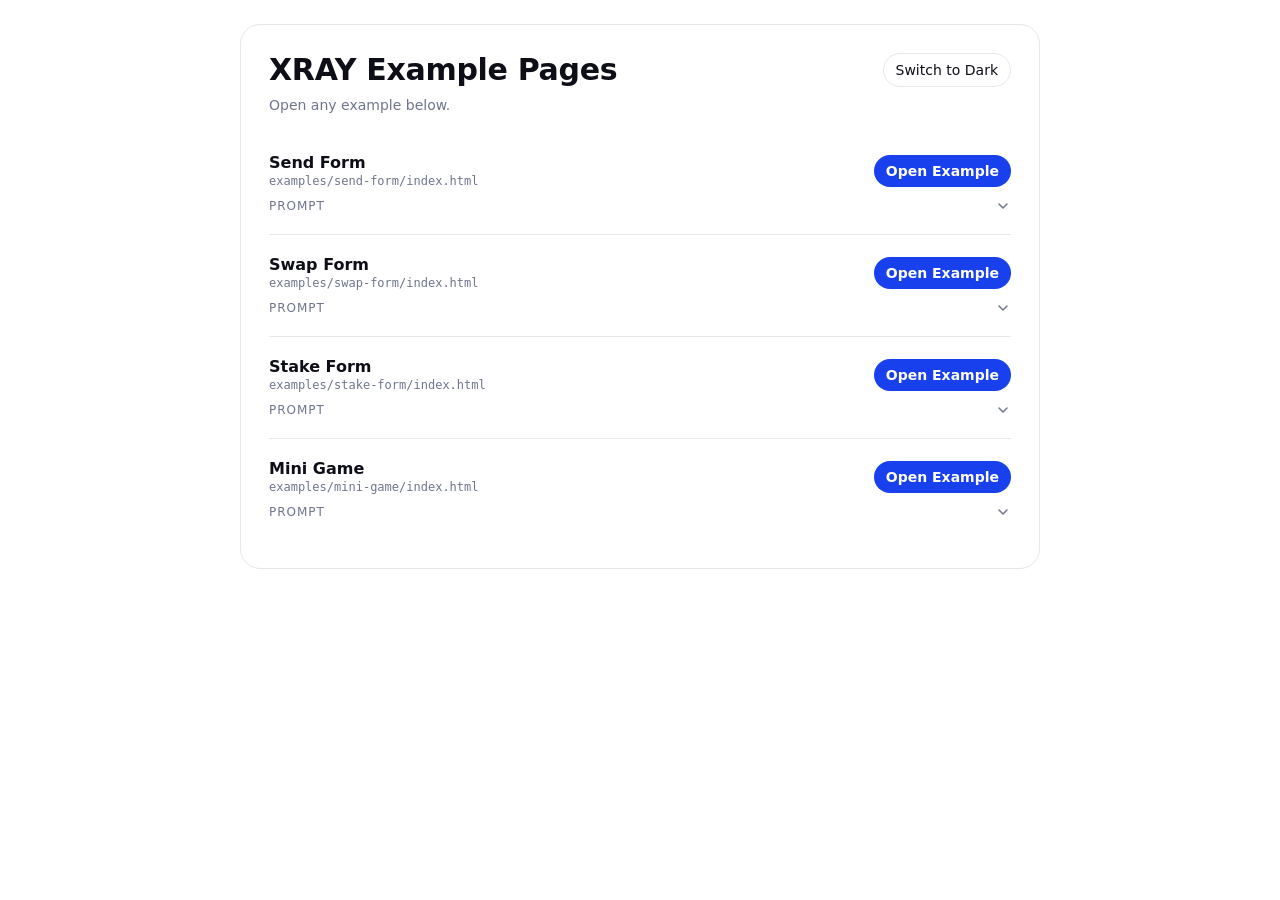
<file: examples/index.html>
<!DOCTYPE html>
<html lang="en">
<head>
  <meta charset="UTF-8" />
  <meta name="viewport" content="width=device-width, initial-scale=1.0" />
  <title>XRAY Examples</title>
  <style>
    :root {
      --bg: #ffffff;
      --bg-panel: #ffffff;
      --border: #e5e7eb;
      --fg-1: #0e0e18;
      --fg-2: #374151;
      --fg-3: #6e758d;
      --accent: #1940ed;
      --accent-hover: #3f5ff0;
    }

    html[data-theme="dark"] {
      --bg: #000000;
      --bg-panel: #0e0e18;
      --border: #1e2232;
      --fg-1: #ffffff;
      --fg-2: #d1d5db;
      --fg-3: #6e758d;
      --accent: #1940ed;
      --accent-hover: #3f5ff0;
    }

    * {
      box-sizing: border-box;
    }

    body {
      margin: 0;
      min-height: 100vh;
      background: var(--bg);
      color: var(--fg-2);
      font-family: "Satoshi Variable", "Satoshi", -apple-system, BlinkMacSystemFont, system-ui, sans-serif;
      display: block;
      padding: 24px 16px;
    }

    .wrap {
      width: 100%;
      max-width: 800px;
      margin: 0 auto;
      background: var(--bg-panel);
      border: 1px solid var(--border);
      border-radius: 20px;
      padding: 28px;
    }

    .top {
      display: flex;
      align-items: center;
      justify-content: space-between;
      gap: 12px;
      flex-wrap: wrap;
    }

    .theme-toggle {
      height: 34px;
      border-radius: 100px;
      border: 1px solid var(--border);
      background: transparent;
      color: var(--fg-1);
      padding: 0 12px;
      font-size: 14px;
      font-family: inherit;
      font-weight: 500;
      cursor: pointer;
      transition: border-color 120ms ease, background-color 120ms ease;
    }

    .theme-toggle:hover {
      border-color: var(--accent);
      background: rgba(25, 64, 237, 0.12);
    }

    h1 {
      margin: 0;
      color: var(--fg-1);
      font-size: 30px;
      line-height: 1;
      letter-spacing: -0.01em;
    }

    p {
      margin: 10px 0 0;
      color: var(--fg-3);
      font-size: 14px;
    }

    ul {
      margin: 20px 0 0;
      padding: 0;
      list-style: none;
      display: grid;
      gap: 0;
    }

    .example-item {
      padding: 20px 0;
    }

    .item-head {
      display: flex;
      justify-content: space-between;
      align-items: center;
      gap: 12px;
      flex-wrap: wrap;
    }

    .name {
      font-size: 16px;
      font-weight: 700;
      color: var(--fg-1);
    }

    .path {
      font-size: 12px;
      color: var(--fg-3);
      margin-top: 2px;
      font-family: "DM Mono", "Fira Mono", ui-monospace, "SF Mono", Menlo, monospace;
    }

    .open-btn {
      display: inline-flex;
      align-items: center;
      justify-content: center;
      height: 32px;
      padding: 0 12px;
      border-radius: 100px;
      border: 0;
      background: var(--accent);
      color: #ffffff;
      text-decoration: none;
      font-size: 14px;
      font-weight: 700;
      transition: background-color 120ms ease;
    }

    .open-btn:hover {
      background: var(--accent-hover);
    }

    .prompt-collapse {
      margin-top: 10px;
    }

    .prompt-collapse summary {
      list-style: none;
      cursor: pointer;
      display: flex;
      align-items: center;
      justify-content: space-between;
      gap: 8px;
    }

    .prompt-collapse summary::-webkit-details-marker {
      display: none;
    }

    .prompt-chevron {
      color: var(--fg-3);
      flex-shrink: 0;
      transition: transform 160ms ease;
    }

    .prompt-collapse[open] .prompt-chevron {
      transform: rotate(180deg);
    }

    .prompt-label {
      color: var(--fg-3);
      font-size: 12px;
      text-transform: uppercase;
      letter-spacing: 0.08em;
    }

    .prompt-body {
      margin-top: 6px;
      display: grid;
      grid-template-columns: 1fr auto;
      gap: 8px;
      align-items: start;
    }

    .prompt-full {
      margin: 0;
      color: var(--fg-2);
      font-size: 13px;
      line-height: 1.45;
    }

    .copy-btn {
      width: 28px;
      height: 28px;
      border-radius: 999px;
      border: 0;
      background: transparent;
      color: var(--fg-2);
      cursor: pointer;
      display: inline-flex;
      align-items: center;
      justify-content: center;
      transition: background-color 120ms ease, color 120ms ease;
    }

    .copy-btn:hover {
      color: var(--fg-1);
      background: var(--border);
    }

    .divider-item {
      padding: 0;
      margin: 0;
    }

    .divider {
      margin: 0;
      border: 0;
      border-top: 1px solid var(--border);
    }
  </style>
</head>
<body>
  <main class="wrap">
    <div class="top">
      <h1>XRAY Example Pages</h1>
      <button id="themeToggle" class="theme-toggle" type="button" aria-label="Toggle theme">Switch to Dark</button>
    </div>
    <p>Open any example below.</p>

    <ul>
      <li>
        <div class="example-item">
          <div class="item-head">
            <div>
              <div class="name">Send Form</div>
              <div class="path">examples/send-form/index.html</div>
            </div>
            <a class="open-btn" href="./send-form/index.html">Open Example</a>
          </div>
          <details class="prompt-collapse">
            <summary>
              <span class="prompt-label">Prompt</span>
              <svg class="prompt-chevron" viewBox="0 0 16 16" width="16" height="16" fill="none" xmlns="http://www.w3.org/2000/svg"><path d="M4 6l4 4 4-4" stroke="currentColor" stroke-width="1.5" stroke-linecap="round" stroke-linejoin="round"/></svg>
            </summary>
            <div class="prompt-body">
              <p id="prompt-send" class="prompt-full">Create examples/send-form as a pure HTML/CSS implementation (no frameworks) with styles in a separate CSS file, strictly following the conventions in DESIGN.md, with a working dark/light theme toggle where the background is #000 in dark mode and #fff in light mode, capped at 800px max-width, featuring a security icon with trust/security messaging, and implementing a two-step crypto multi-asset send flow: step 1 is a form to select and fill in multiple assets/amounts/recipient, and step 2 is an awaiting transaction signature confirmation/loading state.</p>
              <button class="copy-btn" type="button" data-copy-target="prompt-send" aria-label="Copy prompt">
                <svg viewBox="0 0 24 24" width="16" height="16" fill="none" xmlns="http://www.w3.org/2000/svg">
                  <rect x="9" y="9" width="10" height="10" rx="2" stroke="currentColor" stroke-width="1.5"/>
                  <path d="M6 15H5a2 2 0 0 1-2-2V5a2 2 0 0 1 2-2h8a2 2 0 0 1 2 2v1" stroke="currentColor" stroke-width="1.5"/>
                </svg>
              </button>
            </div>
          </details>
        </div>
      </li>
      <li class="divider-item"><hr class="divider" /></li>
      <li>
        <div class="example-item">
          <div class="item-head">
            <div>
              <div class="name">Swap Form</div>
              <div class="path">examples/swap-form/index.html</div>
            </div>
            <a class="open-btn" href="./swap-form/index.html">Open Example</a>
          </div>
          <details class="prompt-collapse">
            <summary>
              <span class="prompt-label">Prompt</span>
              <svg class="prompt-chevron" viewBox="0 0 16 16" width="16" height="16" fill="none" xmlns="http://www.w3.org/2000/svg"><path d="M4 6l4 4 4-4" stroke="currentColor" stroke-width="1.5" stroke-linecap="round" stroke-linejoin="round"/></svg>
            </summary>
            <div class="prompt-body">
              <p id="prompt-swap" class="prompt-full">Create examples/swap-form as a pure HTML/CSS implementation (no frameworks) with styles in a separate CSS file, following DESIGN.md conventions, capped at 800px max-width, with a dark/light theme toggle and a two-step swap confirmation flow.</p>
              <button class="copy-btn" type="button" data-copy-target="prompt-swap" aria-label="Copy prompt">
                <svg viewBox="0 0 24 24" width="16" height="16" fill="none" xmlns="http://www.w3.org/2000/svg">
                  <rect x="9" y="9" width="10" height="10" rx="2" stroke="currentColor" stroke-width="1.5"/>
                  <path d="M6 15H5a2 2 0 0 1-2-2V5a2 2 0 0 1 2-2h8a2 2 0 0 1 2 2v1" stroke="currentColor" stroke-width="1.5"/>
                </svg>
              </button>
            </div>
          </details>
        </div>
      </li>
      <li class="divider-item"><hr class="divider" /></li>
      <li>
        <div class="example-item">
          <div class="item-head">
            <div>
              <div class="name">Stake Form</div>
              <div class="path">examples/stake-form/index.html</div>
            </div>
            <a class="open-btn" href="./stake-form/index.html">Open Example</a>
          </div>
          <details class="prompt-collapse">
            <summary>
              <span class="prompt-label">Prompt</span>
              <svg class="prompt-chevron" viewBox="0 0 16 16" width="16" height="16" fill="none" xmlns="http://www.w3.org/2000/svg"><path d="M4 6l4 4 4-4" stroke="currentColor" stroke-width="1.5" stroke-linecap="round" stroke-linejoin="round"/></svg>
            </summary>
            <div class="prompt-body">
              <p id="prompt-stake" class="prompt-full">Create examples/stake-form as a pure HTML/CSS implementation (no frameworks) with styles in a separate CSS file, following DESIGN.md conventions, capped at 800px max-width, with a dark/light theme toggle and a two-step staking confirmation flow.</p>
              <button class="copy-btn" type="button" data-copy-target="prompt-stake" aria-label="Copy prompt">
                <svg viewBox="0 0 24 24" width="16" height="16" fill="none" xmlns="http://www.w3.org/2000/svg">
                  <rect x="9" y="9" width="10" height="10" rx="2" stroke="currentColor" stroke-width="1.5"/>
                  <path d="M6 15H5a2 2 0 0 1-2-2V5a2 2 0 0 1 2-2h8a2 2 0 0 1 2 2v1" stroke="currentColor" stroke-width="1.5"/>
                </svg>
              </button>
            </div>
          </details>
        </div>
      </li>
      <li class="divider-item"><hr class="divider" /></li>
      <li>
        <div class="example-item">
          <div class="item-head">
            <div>
              <div class="name">Mini Game</div>
              <div class="path">examples/mini-game/index.html</div>
            </div>
            <a class="open-btn" href="./mini-game/index.html">Open Example</a>
          </div>
          <details class="prompt-collapse">
            <summary>
              <span class="prompt-label">Prompt</span>
              <svg class="prompt-chevron" viewBox="0 0 16 16" width="16" height="16" fill="none" xmlns="http://www.w3.org/2000/svg"><path d="M4 6l4 4 4-4" stroke="currentColor" stroke-width="1.5" stroke-linecap="round" stroke-linejoin="round"/></svg>
            </summary>
            <div class="prompt-body">
              <p id="prompt-mini-game" class="prompt-full">Create examples/mini-game as a pure HTML/CSS implementation (no frameworks) with a static mini game interface only (no game logic), following DESIGN.md visual conventions and capped at 800px max-width.</p>
              <button class="copy-btn" type="button" data-copy-target="prompt-mini-game" aria-label="Copy prompt">
                <svg viewBox="0 0 24 24" width="16" height="16" fill="none" xmlns="http://www.w3.org/2000/svg">
                  <rect x="9" y="9" width="10" height="10" rx="2" stroke="currentColor" stroke-width="1.5"/>
                  <path d="M6 15H5a2 2 0 0 1-2-2V5a2 2 0 0 1 2-2h8a2 2 0 0 1 2 2v1" stroke="currentColor" stroke-width="1.5"/>
                </svg>
              </button>
            </div>
          </details>
        </div>
      </li>
    </ul>
  </main>

  <script>
    (function () {
      const root = document.documentElement;
      const themeToggle = document.getElementById("themeToggle");

      function setTheme(theme) {
        if (theme === "dark") {
          root.setAttribute("data-theme", "dark");
          themeToggle.textContent = "Switch to Light";
        } else {
          root.removeAttribute("data-theme");
          themeToggle.textContent = "Switch to Dark";
        }
        localStorage.setItem("xray-index-theme", theme);
      }

      themeToggle.addEventListener("click", function () {
        const next = root.getAttribute("data-theme") === "dark" ? "light" : "dark";
        setTheme(next);
      });

      const savedTheme = localStorage.getItem("xray-index-theme");
      setTheme(savedTheme === "dark" ? "dark" : "light");

      document.addEventListener("click", function (event) {
        const btn = event.target.closest(".copy-btn");
        if (!btn) {
          return;
        }

        const id = btn.getAttribute("data-copy-target");
        const source = id ? document.getElementById(id) : null;
        if (!source) {
          return;
        }

        const text = source.textContent || "";
        navigator.clipboard.writeText(text).then(function () {
          const prev = btn.getAttribute("aria-label");
          btn.setAttribute("aria-label", "Copied");
          setTimeout(function () {
            btn.setAttribute("aria-label", prev || "Copy prompt");
          }, 1200);
        });
      });
    })();
  </script>
</body>
</html>
</file>
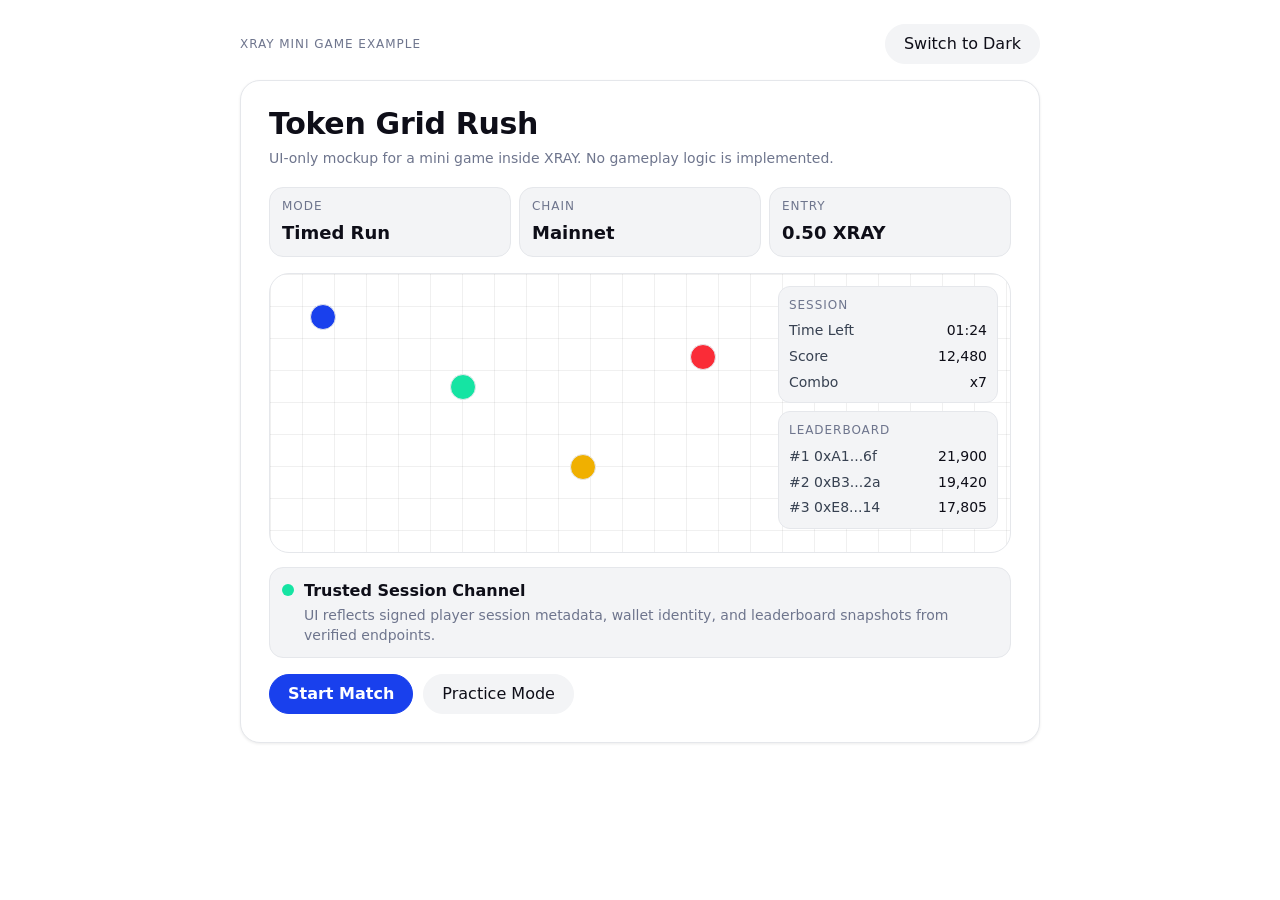
<file: examples/mini-game/index.html>
<!DOCTYPE html>
<html lang="en">
<head>
  <meta charset="UTF-8" />
  <meta name="viewport" content="width=device-width, initial-scale=1.0" />
  <title>XRAY Mini Game UI Example</title>
  <link rel="stylesheet" href="./styles.css" />
</head>
<body>
  <main class="app">
    <div class="toolbar">
      <p class="eyebrow">XRAY Mini Game Example</p>
      <button id="themeToggle" class="btn gray" type="button">Switch to Dark</button>
    </div>

    <section class="panel">
      <h1>Token Grid Rush</h1>
      <p class="copy">UI-only mockup for a mini game inside XRAY. No gameplay logic is implemented.</p>

      <div class="meta-row">
        <div class="meta-card">
          <div class="k">Mode</div>
          <div class="v">Timed Run</div>
        </div>
        <div class="meta-card">
          <div class="k">Chain</div>
          <div class="v">Mainnet</div>
        </div>
        <div class="meta-card">
          <div class="k">Entry</div>
          <div class="v">0.50 XRAY</div>
        </div>
      </div>

      <section class="board" aria-label="Mini game board preview">
        <span class="token blue" aria-hidden="true"></span>
        <span class="token green" aria-hidden="true"></span>
        <span class="token yellow" aria-hidden="true"></span>
        <span class="token red" aria-hidden="true"></span>
        <span class="token gray" aria-hidden="true"></span>

        <aside class="hud">
          <div class="hud-card">
            <div class="hud-title">Session</div>
            <div class="rank">
              <div class="rank-row"><span>Time Left</span><span>01:24</span></div>
              <div class="rank-row"><span>Score</span><span>12,480</span></div>
              <div class="rank-row"><span>Combo</span><span>x7</span></div>
            </div>
          </div>

          <div class="hud-card">
            <div class="hud-title">Leaderboard</div>
            <div class="rank">
              <div class="rank-row"><span>#1 0xA1...6f</span><span>21,900</span></div>
              <div class="rank-row"><span>#2 0xB3...2a</span><span>19,420</span></div>
              <div class="rank-row"><span>#3 0xE8...14</span><span>17,805</span></div>
            </div>
          </div>
        </aside>
      </section>

      <aside class="security">
        <span class="security-dot" aria-hidden="true"></span>
        <div>
          <h2>Trusted Session Channel</h2>
          <p>UI reflects signed player session metadata, wallet identity, and leaderboard snapshots from verified endpoints.</p>
        </div>
      </aside>

      <div class="actions">
        <button class="btn primary" type="button">Start Match</button>
        <button class="btn gray" type="button">Practice Mode</button>
      </div>
    </section>
  </main>

  <script>
    (function () {
      const root = document.documentElement;
      const themeToggle = document.getElementById("themeToggle");

      function setTheme(theme) {
        if (theme === "dark") {
          root.setAttribute("data-theme", "dark");
          themeToggle.textContent = "Switch to Light";
        } else {
          root.removeAttribute("data-theme");
          themeToggle.textContent = "Switch to Dark";
        }
        localStorage.setItem("xray-mini-game-theme", theme);
      }

      themeToggle.addEventListener("click", function () {
        const next = root.getAttribute("data-theme") === "dark" ? "light" : "dark";
        setTheme(next);
      });

      const savedTheme = localStorage.getItem("xray-mini-game-theme");
      setTheme(savedTheme === "dark" ? "dark" : "light");
    })();
  </script>
</body>
</html>
</file>
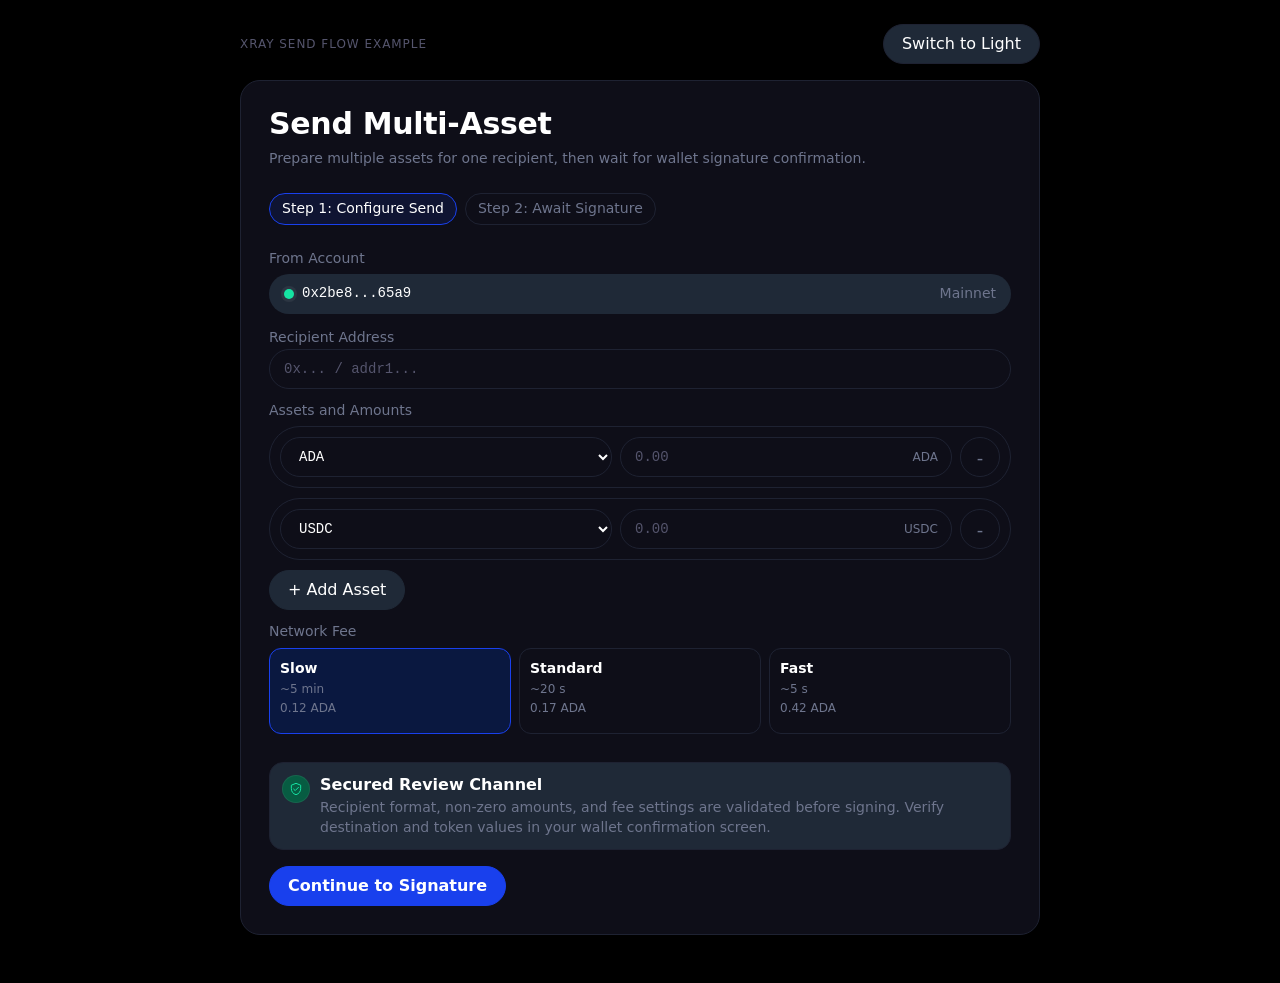
<file: examples/send-form/index.html>
<!DOCTYPE html>
<html lang="en">
<head>
  <meta charset="UTF-8" />
  <meta name="viewport" content="width=device-width, initial-scale=1.0" />
  <title>XRAY Send Form Example</title>
  <link rel="stylesheet" href="./styles.css" />
</head>
<body>
  <main class="app">
    <div class="toolbar">
      <p class="eyebrow">XRAY Send Flow Example</p>
      <button id="themeToggle" class="theme-toggle" type="button" aria-label="Toggle theme">Switch to Light</button>
    </div>

    <section class="panel">
      <header>
        <h1>Send Multi-Asset</h1>
        <p class="header-copy">Prepare multiple assets for one recipient, then wait for wallet signature confirmation.</p>
      </header>

      <nav class="stepper" aria-label="Send flow steps">
        <span id="pill1" class="step-pill active">Step 1: Configure Send</span>
        <span id="pill2" class="step-pill">Step 2: Await Signature</span>
      </nav>

      <section id="stepOne" class="stage" aria-labelledby="pill1">
        <div class="form-grid">
          <div>
            <p class="field-label">From Account</p>
            <div class="chip">
              <span class="status-dot" aria-hidden="true"></span>
              <span class="mono">0x2be8...65a9</span>
              <span style="margin-left:auto;color:var(--fg-3);font-size:14px;">Mainnet</span>
            </div>
          </div>

          <div>
            <label class="field-label" for="recipient">Recipient Address</label>
            <input id="recipient" class="mono" type="text" placeholder="0x... / addr1..." required />
          </div>

          <div>
            <p class="field-label">Assets and Amounts</p>
            <div id="assetList" class="asset-list"></div>
            <div class="actions" style="margin-top:10px;">
              <button id="addAsset" type="button" class="btn gray">+ Add Asset</button>
            </div>
          </div>

          <div>
            <p class="field-label">Network Fee</p>
            <div id="feeGrid" class="fee-grid">
              <label class="fee-card active">
                <input type="radio" name="feeLevel" value="slow" checked />
                <strong>Slow</strong>
                <p class="fee-meta">~5 min</p>
                <p class="fee-meta">0.12 ADA</p>
              </label>
              <label class="fee-card">
                <input type="radio" name="feeLevel" value="standard" />
                <strong>Standard</strong>
                <p class="fee-meta">~20 s</p>
                <p class="fee-meta">0.17 ADA</p>
              </label>
              <label class="fee-card">
                <input type="radio" name="feeLevel" value="fast" />
                <strong>Fast</strong>
                <p class="fee-meta">~5 s</p>
                <p class="fee-meta">0.42 ADA</p>
              </label>
            </div>
          </div>

          <aside class="security" aria-live="polite">
            <div class="security-badge" aria-hidden="true">
              <svg viewBox="0 0 24 24" width="16" height="16" fill="none" xmlns="http://www.w3.org/2000/svg">
                <path d="M12 3.5l7 2.8v5.2c0 4.1-2.5 7.9-7 9-4.5-1.1-7-4.9-7-9V6.3l7-2.8z" stroke="currentColor" stroke-width="1.5"/>
                <path d="M8.5 12.2l2.3 2.2 4.9-4.9" stroke="currentColor" stroke-width="1.5" stroke-linecap="round" stroke-linejoin="round"/>
              </svg>
            </div>
            <div>
              <h2>Secured Review Channel</h2>
              <p>Recipient format, non-zero amounts, and fee settings are validated before signing. Verify destination and token values in your wallet confirmation screen.</p>
            </div>
          </aside>
        </div>

        <div class="actions">
          <button id="continueBtn" type="button" class="btn">Continue to Signature</button>
        </div>
      </section>

      <section id="stepTwo" class="stage hidden" aria-labelledby="pill2">
        <p class="field-label" style="margin-bottom:8px;">Pending Signature Request</p>
        <p>A transaction payload has been prepared and sent to your wallet. Review chain, recipient, and token amounts before approving.</p>

        <div id="summary" class="summary" aria-live="polite"></div>

        <div class="loading" role="status" aria-live="polite">
          <span class="spinner" aria-hidden="true"></span>
          <span>Awaiting transaction signature...</span>
        </div>

        <div class="signature-status">
          <span class="status-dot" style="width:8px;height:8px;"></span>
          Trust check active: signed payload must match this summary.
        </div>

        <div class="actions">
          <button id="backBtn" type="button" class="btn gray">Back to Edit</button>
        </div>
      </section>
    </section>
  </main>

  <template id="assetRowTemplate">
    <div class="asset-row">
      <select class="asset-select mono" aria-label="Select asset">
        <option value="ADA">ADA</option>
        <option value="XRAY">XRAY</option>
        <option value="BTC">BTC</option>
        <option value="USDC">USDC</option>
        <option value="NIGHT">NIGHT</option>
      </select>
      <div class="asset-amount-wrap">
        <input class="asset-amount mono" type="number" min="0" step="0.000001" placeholder="0.00" aria-label="Asset amount" />
        <span class="ticker">ADA</span>
      </div>
      <button type="button" class="icon-btn remove-asset" aria-label="Remove asset">-</button>
    </div>
  </template>

  <script>
    (function () {
      const root = document.documentElement;
      const themeToggle = document.getElementById("themeToggle");
      const recipientInput = document.getElementById("recipient");
      const assetList = document.getElementById("assetList");
      const addAssetBtn = document.getElementById("addAsset");
      const continueBtn = document.getElementById("continueBtn");
      const backBtn = document.getElementById("backBtn");
      const stepOne = document.getElementById("stepOne");
      const stepTwo = document.getElementById("stepTwo");
      const summary = document.getElementById("summary");
      const pill1 = document.getElementById("pill1");
      const pill2 = document.getElementById("pill2");
      const template = document.getElementById("assetRowTemplate");
      const feeGrid = document.getElementById("feeGrid");

      const feeMap = {
        slow: "0.12 ADA (~5 min)",
        standard: "0.17 ADA (~20 s)",
        fast: "0.42 ADA (~5 s)"
      };

      function setTheme(theme) {
        if (theme === "dark") {
          root.setAttribute("data-theme", "dark");
          themeToggle.textContent = "Switch to Light";
        } else {
          root.removeAttribute("data-theme");
          themeToggle.textContent = "Switch to Dark";
        }
        localStorage.setItem("xray-send-theme-2", theme);
      }

      function syncTicker(row) {
        const select = row.querySelector(".asset-select");
        const ticker = row.querySelector(".ticker");
        ticker.textContent = select.value;
      }

      function addAssetRow(asset, amount) {
        const row = template.content.firstElementChild.cloneNode(true);
        const select = row.querySelector(".asset-select");
        const amountInput = row.querySelector(".asset-amount");
        const removeBtn = row.querySelector(".remove-asset");

        if (asset) {
          select.value = asset;
        }
        if (amount) {
          amountInput.value = amount;
        }

        syncTicker(row);

        select.addEventListener("change", function () {
          syncTicker(row);
        });

        removeBtn.addEventListener("click", function () {
          if (assetList.children.length <= 1) {
            return;
          }
          row.remove();
        });

        assetList.appendChild(row);
      }

      function activeFee() {
        const selected = document.querySelector('input[name="feeLevel"]:checked');
        return selected ? selected.value : "slow";
      }

      function collectAssets() {
        return Array.from(assetList.querySelectorAll(".asset-row")).map(function (row) {
          return {
            asset: row.querySelector(".asset-select").value,
            amount: row.querySelector(".asset-amount").value.trim()
          };
        });
      }

      function validRecipient(value) {
        const trimmed = value.trim();
        return trimmed.length >= 10 && /^([a-zA-Z0-9]+)$/.test(trimmed);
      }

      function setStep(step) {
        const inStepTwo = step === 2;
        stepOne.classList.toggle("hidden", inStepTwo);
        stepTwo.classList.toggle("hidden", !inStepTwo);
        pill1.classList.toggle("active", !inStepTwo);
        pill2.classList.toggle("active", inStepTwo);
      }

      function renderSummary(recipient, assets, fee) {
        const rows = [];
        rows.push('<div class="summary-row"><span>Recipient</span><strong class="mono">' + recipient + '</strong></div>');

        assets.forEach(function (item, index) {
          rows.push(
            '<div class="summary-row"><span>Asset ' +
              (index + 1) +
              '</span><strong>' +
              item.amount +
              ' ' +
              item.asset +
              '</strong></div>'
          );
        });

        rows.push('<div class="summary-row"><span>Fee Level</span><strong>' + feeMap[fee] + '</strong></div>');
        summary.innerHTML = rows.join("");
      }

      addAssetBtn.addEventListener("click", function () {
        addAssetRow("ADA", "");
      });

      continueBtn.addEventListener("click", function () {
        const recipient = recipientInput.value.trim();
        const assets = collectAssets();
        const fee = activeFee();

        if (!validRecipient(recipient)) {
          alert("Enter a valid recipient address (letters/numbers, min 10 chars).");
          recipientInput.focus();
          return;
        }

        const invalidAmount = assets.some(function (item) {
          const value = Number(item.amount);
          return !item.amount || Number.isNaN(value) || value <= 0;
        });

        if (invalidAmount) {
          alert("Each asset requires an amount greater than 0.");
          return;
        }

        renderSummary(recipient, assets, fee);
        setStep(2);
      });

      backBtn.addEventListener("click", function () {
        setStep(1);
      });

      feeGrid.addEventListener("change", function (event) {
        if (!event.target || event.target.name !== "feeLevel") {
          return;
        }

        Array.from(feeGrid.querySelectorAll(".fee-card")).forEach(function (card) {
          card.classList.toggle("active", card.contains(event.target));
        });
      });

      themeToggle.addEventListener("click", function () {
        const next = root.getAttribute("data-theme") === "dark" ? "light" : "dark";
        setTheme(next);
      });

      const savedTheme = localStorage.getItem("xray-send-theme-2");
      setTheme(savedTheme === "light" ? "light" : "dark");

      addAssetRow("ADA", "");
      addAssetRow("USDC", "");
    })();
  </script>
</body>
</html>
</file>
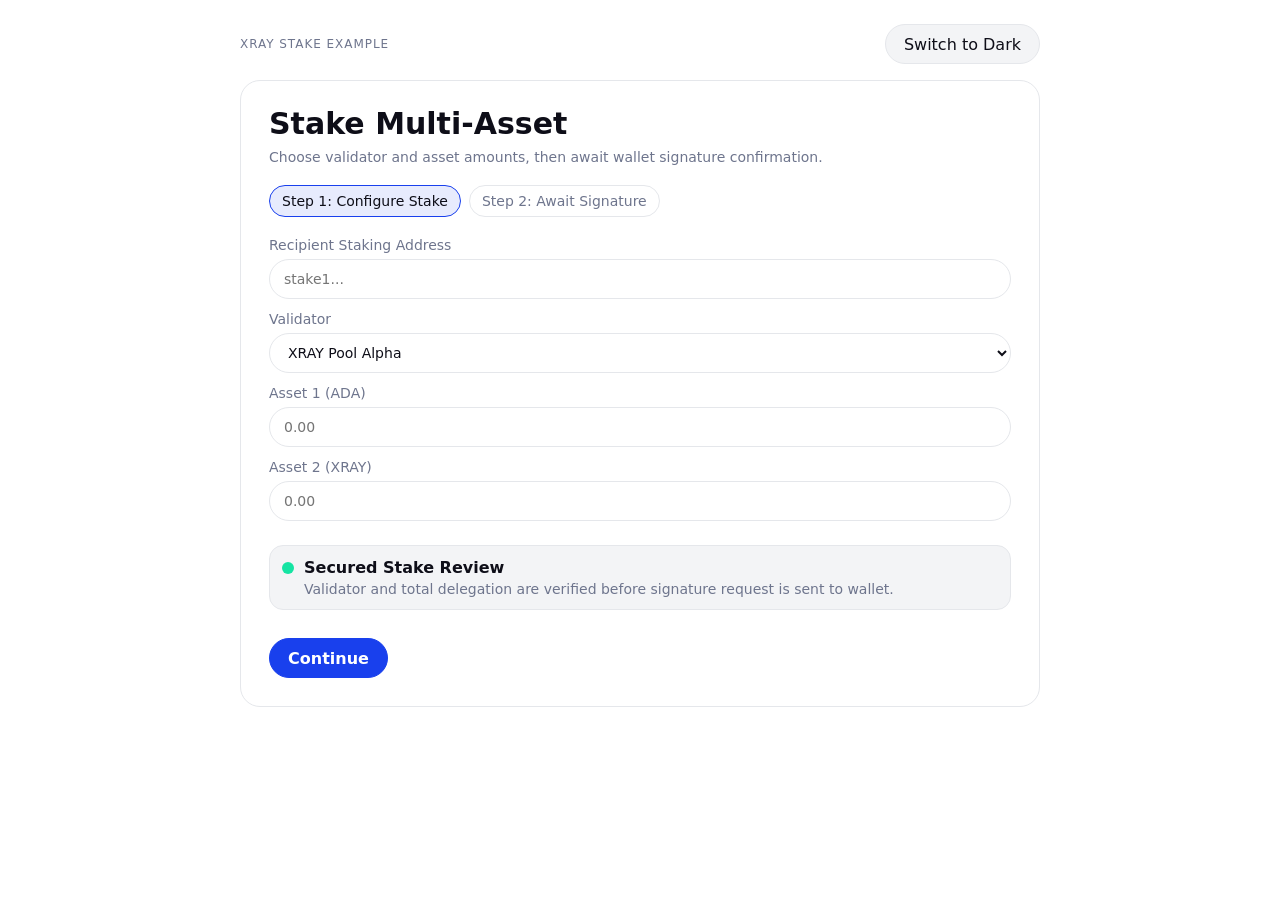
<file: examples/stake-form/index.html>
<!DOCTYPE html>
<html lang="en">
<head>
  <meta charset="UTF-8" />
  <meta name="viewport" content="width=device-width, initial-scale=1.0" />
  <title>XRAY Stake Form Example</title>
  <link rel="stylesheet" href="./styles.css" />
</head>
<body>
  <main class="app">
    <div class="toolbar">
      <p class="eyebrow">XRAY Stake Example</p>
      <button id="themeToggle" class="btn gray" type="button">Switch to Dark</button>
    </div>

    <section class="panel">
      <h1>Stake Multi-Asset</h1>
      <p class="copy">Choose validator and asset amounts, then await wallet signature confirmation.</p>

      <div class="pills">
        <span id="stepOnePill" class="pill active">Step 1: Configure Stake</span>
        <span id="stepTwoPill" class="pill">Step 2: Await Signature</span>
      </div>

      <section id="stepOne" class="grid">
        <label>Recipient Staking Address
          <input id="recipient" type="text" placeholder="stake1..." />
        </label>

        <label>Validator
          <select id="validator">
            <option>XRAY Pool Alpha</option>
            <option>XRAY Pool Beta</option>
            <option>XRAY Pool Gamma</option>
          </select>
        </label>

        <label>Asset 1 (ADA)
          <input id="amountAda" type="number" min="0" step="0.000001" placeholder="0.00" />
        </label>

        <label>Asset 2 (XRAY)
          <input id="amountXray" type="number" min="0" step="0.000001" placeholder="0.00" />
        </label>

        <aside class="security">
          <span class="dot" aria-hidden="true"></span>
          <div>
            <h2>Secured Stake Review</h2>
            <p>Validator and total delegation are verified before signature request is sent to wallet.</p>
          </div>
        </aside>

        <div class="actions">
          <button id="continueBtn" class="btn primary" type="button">Continue</button>
        </div>
      </section>

      <section id="stepTwo" class="hidden">
        <p class="copy">Awaiting transaction signature from your wallet.</p>
        <div id="summary" class="summary"></div>
        <div class="loading">
          <span class="spinner" aria-hidden="true"></span>
          <span>Waiting for signature...</span>
        </div>
        <div class="actions">
          <button id="backBtn" class="btn gray" type="button">Back</button>
        </div>
      </section>
    </section>
  </main>

  <script>
    (function () {
      const root = document.documentElement;
      const themeToggle = document.getElementById("themeToggle");
      const stepOne = document.getElementById("stepOne");
      const stepTwo = document.getElementById("stepTwo");
      const stepOnePill = document.getElementById("stepOnePill");
      const stepTwoPill = document.getElementById("stepTwoPill");
      const continueBtn = document.getElementById("continueBtn");
      const backBtn = document.getElementById("backBtn");
      const summary = document.getElementById("summary");

      function setTheme(theme) {
        if (theme === "dark") {
          root.setAttribute("data-theme", "dark");
          themeToggle.textContent = "Switch to Light";
        } else {
          root.removeAttribute("data-theme");
          themeToggle.textContent = "Switch to Dark";
        }
        localStorage.setItem("xray-stake-theme", theme);
      }

      function switchStep(step) {
        const isTwo = step === 2;
        stepOne.classList.toggle("hidden", isTwo);
        stepTwo.classList.toggle("hidden", !isTwo);
        stepOnePill.classList.toggle("active", !isTwo);
        stepTwoPill.classList.toggle("active", isTwo);
      }

      continueBtn.addEventListener("click", function () {
        const recipient = document.getElementById("recipient").value.trim();
        const validator = document.getElementById("validator").value;
        const amountAda = document.getElementById("amountAda").value.trim();
        const amountXray = document.getElementById("amountXray").value.trim();

        if (recipient.length < 6) {
          alert("Enter a valid staking address.");
          return;
        }

        const adaOk = amountAda && Number(amountAda) > 0;
        const xrayOk = amountXray && Number(amountXray) > 0;
        if (!adaOk && !xrayOk) {
          alert("Enter at least one amount greater than 0.");
          return;
        }

        summary.textContent = "Recipient " + recipient + " | Validator " + validator + " | Stake ADA " + (amountAda || "0") + " + XRAY " + (amountXray || "0");
        switchStep(2);
      });

      backBtn.addEventListener("click", function () {
        switchStep(1);
      });

      themeToggle.addEventListener("click", function () {
        const next = root.getAttribute("data-theme") === "dark" ? "light" : "dark";
        setTheme(next);
      });

      setTheme(localStorage.getItem("xray-stake-theme") === "dark" ? "dark" : "light");
    })();
  </script>
</body>
</html>
</file>
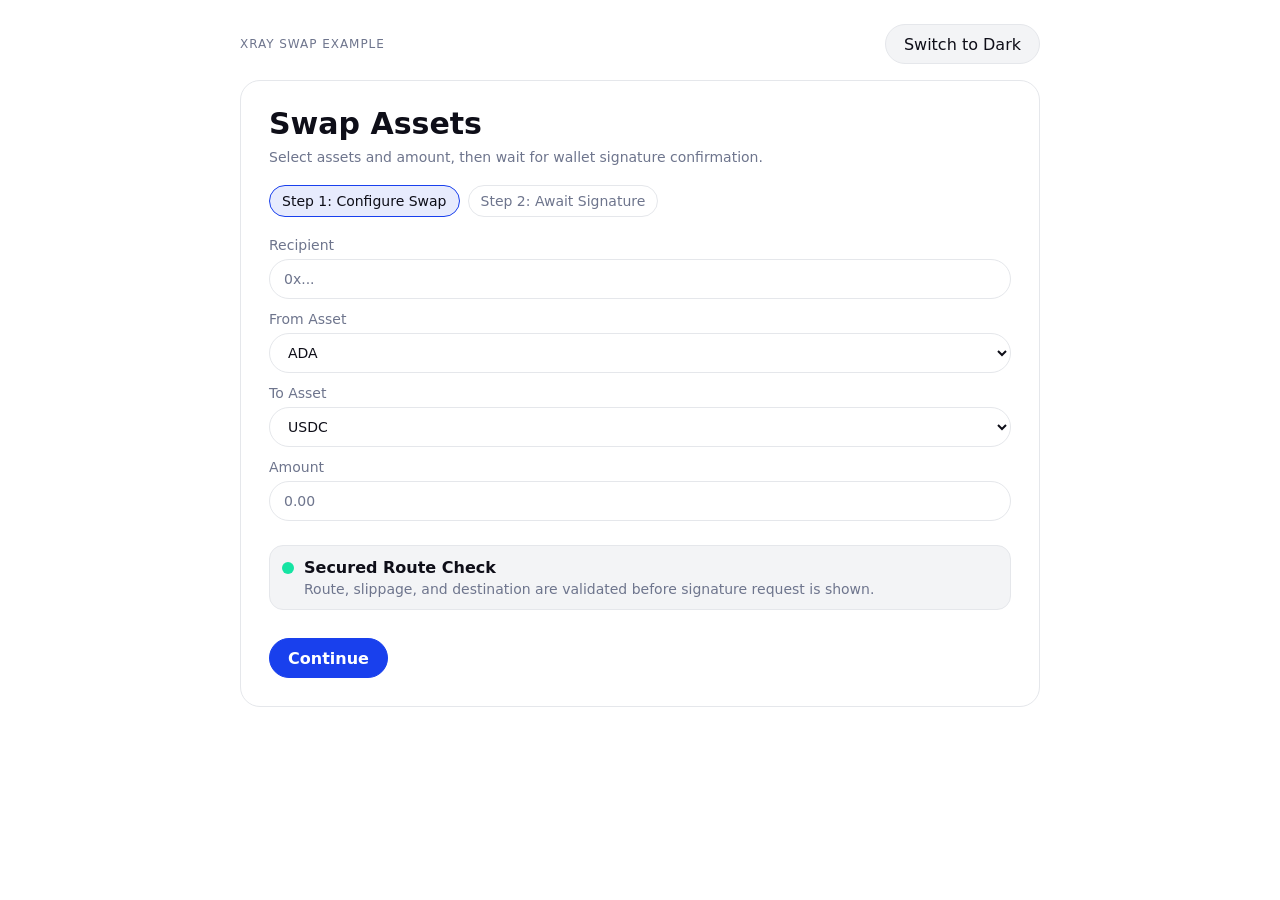
<file: examples/swap-form/index.html>
<!DOCTYPE html>
<html lang="en">
<head>
  <meta charset="UTF-8" />
  <meta name="viewport" content="width=device-width, initial-scale=1.0" />
  <title>XRAY Swap Form Example</title>
  <link rel="stylesheet" href="./styles.css" />
</head>
<body>
  <main class="app">
    <div class="toolbar">
      <p class="eyebrow">XRAY Swap Example</p>
      <button id="themeToggle" class="btn gray" type="button">Switch to Dark</button>
    </div>

    <section class="panel">
      <h1>Swap Assets</h1>
      <p class="copy">Select assets and amount, then wait for wallet signature confirmation.</p>

      <div class="pills">
        <span id="stepOnePill" class="pill active">Step 1: Configure Swap</span>
        <span id="stepTwoPill" class="pill">Step 2: Await Signature</span>
      </div>

      <section id="stepOne" class="grid">
        <label>Recipient
          <input id="recipient" type="text" placeholder="0x..." />
        </label>
        <label>From Asset
          <select id="fromAsset">
            <option>ADA</option>
            <option>USDC</option>
            <option>XRAY</option>
          </select>
        </label>
        <label>To Asset
          <select id="toAsset">
            <option>USDC</option>
            <option>ADA</option>
            <option>BTC</option>
          </select>
        </label>
        <label>Amount
          <input id="amount" type="number" min="0" step="0.000001" placeholder="0.00" />
        </label>

        <aside class="security">
          <span class="dot" aria-hidden="true"></span>
          <div>
            <h2>Secured Route Check</h2>
            <p>Route, slippage, and destination are validated before signature request is shown.</p>
          </div>
        </aside>

        <div class="actions">
          <button id="continueBtn" class="btn primary" type="button">Continue</button>
        </div>
      </section>

      <section id="stepTwo" class="hidden">
        <p class="copy">Awaiting transaction signature from your wallet.</p>
        <div id="summary" class="summary"></div>
        <div class="loading">
          <span class="spinner" aria-hidden="true"></span>
          <span>Waiting for signature...</span>
        </div>
        <div class="actions">
          <button id="backBtn" class="btn gray" type="button">Back</button>
        </div>
      </section>
    </section>
  </main>

  <script>
    (function () {
      const root = document.documentElement;
      const themeToggle = document.getElementById("themeToggle");
      const stepOne = document.getElementById("stepOne");
      const stepTwo = document.getElementById("stepTwo");
      const stepOnePill = document.getElementById("stepOnePill");
      const stepTwoPill = document.getElementById("stepTwoPill");
      const continueBtn = document.getElementById("continueBtn");
      const backBtn = document.getElementById("backBtn");
      const summary = document.getElementById("summary");

      function setTheme(theme) {
        if (theme === "dark") {
          root.setAttribute("data-theme", "dark");
          themeToggle.textContent = "Switch to Light";
        } else {
          root.removeAttribute("data-theme");
          themeToggle.textContent = "Switch to Dark";
        }
        localStorage.setItem("xray-swap-theme", theme);
      }

      function switchStep(step) {
        const isTwo = step === 2;
        stepOne.classList.toggle("hidden", isTwo);
        stepTwo.classList.toggle("hidden", !isTwo);
        stepOnePill.classList.toggle("active", !isTwo);
        stepTwoPill.classList.toggle("active", isTwo);
      }

      continueBtn.addEventListener("click", function () {
        const recipient = document.getElementById("recipient").value.trim();
        const fromAsset = document.getElementById("fromAsset").value;
        const toAsset = document.getElementById("toAsset").value;
        const amount = document.getElementById("amount").value.trim();

        if (recipient.length < 6 || !amount || Number(amount) <= 0) {
          alert("Fill recipient and valid amount.");
          return;
        }

        summary.textContent = "Recipient " + recipient + " | Swap " + amount + " " + fromAsset + " to " + toAsset;
        switchStep(2);
      });

      backBtn.addEventListener("click", function () {
        switchStep(1);
      });

      themeToggle.addEventListener("click", function () {
        const next = root.getAttribute("data-theme") === "dark" ? "light" : "dark";
        setTheme(next);
      });

      setTheme(localStorage.getItem("xray-swap-theme") === "dark" ? "dark" : "light");
    })();
  </script>
</body>
</html>
</file>
<file: examples/mini-game/styles.css>
:root {
  --accent: #1940ed;
  --accent-hover: #3f5ff0;
  --accent-press: #0f2fbf;
  --accent-soft: rgba(25, 64, 237, 0.1);

  --bg: #ffffff;
  --bg-panel: #ffffff;
  --bg-chip: #f3f4f6;
  --bg-hover: #e5e7eb;

  --border: #e5e7eb;
  --border-soft: rgba(0, 0, 0, 0.06);

  --fg-1: #0e0e18;
  --fg-2: #374151;
  --fg-3: #6e758d;

  --success: #15e4a3;
  --warning: #f0b000;
  --danger: #fa2c37;

  --radius-xl: 20px;
  --radius-pill: 100px;

  --shadow-card: 0 1px 3px rgba(0, 0, 0, 0.08);

  --ease: cubic-bezier(0.16, 1, 0.3, 1);
  --fast: 120ms;
  --base: 180ms;
}

html[data-theme="dark"] {
  --accent: #1940ed;
  --accent-hover: #3f5ff0;
  --accent-press: #0f2fbf;
  --accent-soft: rgba(25, 64, 237, 0.12);

  --bg: #000000;
  --bg-panel: #0e0e18;
  --bg-chip: #1f2937;
  --bg-hover: #2a3142;

  --border: #1e2232;
  --border-soft: rgba(255, 255, 255, 0.06);

  --fg-1: #ffffff;
  --fg-2: #d1d5db;
  --fg-3: #6e758d;

  --success: #15e4a3;
  --warning: #f0b000;
  --danger: #fa2c37;

  --shadow-card: none;
}

* {
  box-sizing: border-box;
}

body {
  margin: 0;
  min-height: 100vh;
  background: var(--bg);
  color: var(--fg-2);
  font-family: "Satoshi Variable", "Satoshi", -apple-system, BlinkMacSystemFont, system-ui, sans-serif;
  font-size: 16px;
  font-weight: 500;
  line-height: 1.4;
  padding: 24px 16px 48px;
  transition: background-color var(--base) var(--ease), color var(--base) var(--ease);
}

.app {
  width: 100%;
  max-width: 800px;
  margin: 0 auto;
}

.toolbar {
  margin-bottom: 16px;
  display: flex;
  justify-content: space-between;
  align-items: center;
  gap: 12px;
}

.eyebrow {
  font-size: 12px;
  letter-spacing: 0.08em;
  text-transform: uppercase;
  color: var(--fg-3);
}

.btn {
  height: 40px;
  border-radius: var(--radius-pill);
  border: 1px solid var(--border);
  padding: 0 18px;
  font: inherit;
  cursor: pointer;
  transition: transform var(--fast) var(--ease), background-color var(--fast) var(--ease), border-color var(--fast) var(--ease), color var(--fast) var(--ease);
}

.btn:active {
  transform: translateY(1px);
}

.btn.primary {
  background: var(--accent);
  border-color: var(--accent);
  color: #ffffff;
  font-weight: 700;
}

.btn.primary:hover {
  background: var(--accent-hover);
  border-color: var(--accent-hover);
}

.btn.gray {
  background: var(--bg-chip);
  border-color: var(--bg-chip);
  color: var(--fg-1);
}

.btn.gray:hover {
  background: var(--bg-hover);
  border-color: var(--bg-hover);
}

.panel {
  background: var(--bg-panel);
  border: 1px solid var(--border);
  border-radius: var(--radius-xl);
  box-shadow: var(--shadow-card);
  padding: 28px;
}

h1 {
  margin: 0;
  color: var(--fg-1);
  font-size: 30px;
  line-height: 1;
  letter-spacing: -0.01em;
}

p {
  margin: 0;
}

.copy {
  margin-top: 10px;
  color: var(--fg-3);
  font-size: 14px;
}

.meta-row {
  margin-top: 18px;
  display: grid;
  grid-template-columns: repeat(3, minmax(0, 1fr));
  gap: 8px;
}

.meta-card {
  border: 1px solid var(--border);
  border-radius: 14px;
  background: var(--bg-chip);
  padding: 10px 12px;
}

.meta-card .k {
  color: var(--fg-3);
  font-size: 12px;
  text-transform: uppercase;
  letter-spacing: 0.08em;
}

.meta-card .v {
  margin-top: 6px;
  color: var(--fg-1);
  font-size: 18px;
  font-weight: 700;
}

.board {
  margin-top: 16px;
  border: 1px solid var(--border);
  border-radius: 20px;
  padding: 12px;
  background:
    linear-gradient(var(--border-soft) 1px, transparent 1px) 0 0 / 32px 32px,
    linear-gradient(90deg, var(--border-soft) 1px, transparent 1px) 0 0 / 32px 32px,
    var(--bg-panel);
  min-height: 280px;
  position: relative;
  overflow: hidden;
}

.token {
  position: absolute;
  width: 26px;
  height: 26px;
  border-radius: 50%;
  border: 1px solid var(--border);
}

.token.blue { background: var(--accent); top: 30px; left: 40px; }
.token.green { background: var(--success); top: 100px; left: 180px; }
.token.yellow { background: var(--warning); top: 180px; left: 300px; }
.token.red { background: var(--danger); top: 70px; left: 420px; }
.token.gray { background: var(--bg-chip); top: 220px; left: 520px; }

.hud {
  position: absolute;
  right: 12px;
  top: 12px;
  display: grid;
  gap: 8px;
  width: 220px;
}

.hud-card {
  border: 1px solid var(--border);
  border-radius: 12px;
  background: var(--bg-chip);
  padding: 10px;
}

.hud-title {
  color: var(--fg-3);
  font-size: 12px;
  letter-spacing: 0.08em;
  text-transform: uppercase;
}

.rank {
  margin-top: 8px;
  display: grid;
  gap: 6px;
}

.rank-row {
  display: flex;
  justify-content: space-between;
  gap: 10px;
  font-size: 14px;
}

.rank-row span:last-child {
  color: var(--fg-1);
}

.security {
  margin-top: 14px;
  border: 1px solid var(--border);
  border-radius: 14px;
  background: var(--bg-chip);
  padding: 12px;
  display: grid;
  grid-template-columns: auto 1fr;
  gap: 10px;
}

.security-dot {
  width: 12px;
  height: 12px;
  border-radius: 50%;
  background: var(--success);
  margin-top: 4px;
}

.security h2 {
  margin: 0;
  color: var(--fg-1);
  font-size: 16px;
}

.security p {
  margin-top: 4px;
  color: var(--fg-3);
  font-size: 14px;
}

.actions {
  margin-top: 16px;
  display: flex;
  gap: 10px;
  flex-wrap: wrap;
}

@media (max-width: 700px) {
  .panel {
    padding: 20px;
  }

  .toolbar {
    flex-wrap: wrap;
  }

  .toolbar .btn,
  .actions .btn {
    width: 100%;
  }

  .meta-row {
    grid-template-columns: 1fr;
  }

  .hud {
    position: static;
    width: 100%;
    margin-top: 14px;
  }

  .board {
    min-height: 360px;
  }
}
</file>
<file: examples/send-form/styles.css>
:root {
  --accent: #1940ed;
  --accent-hover: #3f5ff0;
  --accent-press: #0f2fbf;
  --accent-soft: rgba(25, 64, 237, 0.1);
  --accent-wash: #ebeefe;

  --bg: #ffffff;
  --bg-panel: #ffffff;
  --bg-chip: #f3f4f6;
  --bg-hover: #e5e7eb;

  --border: #e5e7eb;
  --border-strong: #d1d5db;
  --border-soft: rgba(0, 0, 0, 0.06);

  --fg-1: #0e0e18;
  --fg-2: #374151;
  --fg-3: #6e758d;
  --fg-4: #9ca3af;

  --success: #15e4a3;
  --danger: #fa2c37;
  --warning: #f0b000;

  --badge-pos-bg: #c7f9e1;
  --badge-pos-fg: #15e4a3;

  --shadow-card: 0 1px 3px rgba(0, 0, 0, 0.08);

  --radius-xl: 20px;
  --radius-pill: 100px;

  --ease: cubic-bezier(0.16, 1, 0.3, 1);
  --fast: 120ms;
  --base: 180ms;
  --slow: 280ms;
}

html[data-theme="dark"] {
  --accent: #1940ed;
  --accent-hover: #3f5ff0;
  --accent-press: #0f2fbf;
  --accent-soft: rgba(25, 64, 237, 0.12);
  --accent-wash: #0a1840;

  --bg: #000000;
  --bg-panel: #0e0e18;
  --bg-chip: #1f2937;
  --bg-hover: #2a3142;

  --border: #1e2232;
  --border-strong: #1f2937;
  --border-soft: rgba(255, 255, 255, 0.06);

  --fg-1: #ffffff;
  --fg-2: #d1d5db;
  --fg-3: #6e758d;
  --fg-4: #55556d;

  --success: #15e4a3;
  --danger: #fa2c37;
  --warning: #f0b000;

  --badge-pos-bg: #075c42;
  --badge-pos-fg: #15e4a3;

  --shadow-card: none;
}

* {
  box-sizing: border-box;
}

body {
  margin: 0;
  min-height: 100vh;
  background: var(--bg);
  color: var(--fg-2);
  font-family: "Satoshi Variable", "Satoshi", -apple-system, BlinkMacSystemFont, system-ui, sans-serif;
  font-size: 16px;
  font-weight: 500;
  line-height: 1.4;
  padding: 24px 16px 48px;
  transition: background-color var(--base) var(--ease), color var(--base) var(--ease);
}

.app {
  width: 100%;
  max-width: 800px;
  margin: 0 auto;
}

.toolbar {
  margin-bottom: 16px;
  display: flex;
  justify-content: space-between;
  align-items: center;
  gap: 12px;
}

.eyebrow {
  font-size: 12px;
  letter-spacing: 0.08em;
  text-transform: uppercase;
  color: var(--fg-4);
}

.theme-toggle {
  height: 40px;
  border-radius: var(--radius-pill);
  border: 1px solid var(--border);
  background: var(--bg-chip);
  color: var(--fg-1);
  padding: 0 18px;
  font: inherit;
  cursor: pointer;
  transition: background-color var(--fast) var(--ease), border-color var(--base) var(--ease), transform var(--fast) var(--ease);
}

.theme-toggle:hover {
  background: var(--bg-hover);
}

.theme-toggle:active {
  transform: translateY(1px);
}

.panel {
  background: var(--bg-panel);
  border: 1px solid var(--border);
  border-radius: var(--radius-xl);
  box-shadow: var(--shadow-card);
  padding: 28px;
  transition: background-color var(--base) var(--ease), border-color var(--base) var(--ease), box-shadow var(--base) var(--ease);
}

h1 {
  margin: 0;
  color: var(--fg-1);
  font-size: 30px;
  font-weight: 700;
  line-height: 1;
  letter-spacing: -0.01em;
}

p {
  margin: 0;
}

.header-copy {
  margin-top: 10px;
  color: var(--fg-3);
  font-size: 14px;
}

.stepper {
  margin: 24px 0;
  display: flex;
  gap: 8px;
}

.step-pill {
  height: 32px;
  display: inline-flex;
  align-items: center;
  border-radius: var(--radius-pill);
  border: 1px solid var(--border);
  color: var(--fg-3);
  padding: 0 12px;
  font-size: 14px;
}

.step-pill.active {
  border-color: var(--accent);
  background: var(--accent-soft);
  color: var(--fg-1);
}

.form-grid {
  display: grid;
  gap: 12px;
}

.field-label {
  margin-bottom: 6px;
  color: var(--fg-3);
  font-size: 14px;
}

.chip {
  width: 100%;
  height: 40px;
  border-radius: var(--radius-pill);
  border: 1px solid transparent;
  background: var(--bg-chip);
  color: var(--fg-1);
  display: inline-flex;
  align-items: center;
  gap: 8px;
  padding: 0 14px;
}

.status-dot {
  width: 10px;
  height: 10px;
  border-radius: 50%;
  background: var(--success);
  box-shadow: 0 0 0 3px var(--border-soft);
  flex: 0 0 auto;
}

input,
select {
  width: 100%;
  height: 40px;
  border-radius: var(--radius-pill);
  border: 1px solid var(--border);
  background: transparent;
  color: var(--fg-1);
  padding: 0 14px;
  font: inherit;
  outline: none;
  transition: border-color var(--fast) var(--ease), background-color var(--base) var(--ease), color var(--base) var(--ease);
}

input::placeholder {
  color: var(--fg-4);
  opacity: 1;
}

input:focus,
select:focus {
  border-color: var(--border-strong);
}

.mono {
  font-family: "DM Mono", "Fira Mono", ui-monospace, "SF Mono", Menlo, monospace;
  font-size: 14px;
  color: var(--fg-1);
}

.asset-list {
  display: grid;
  gap: 10px;
}

.asset-row {
  border: 1px solid var(--border);
  border-radius: var(--radius-pill);
  padding: 10px;
  display: grid;
  grid-template-columns: minmax(130px, 1fr) minmax(120px, 1fr) auto;
  gap: 8px;
  align-items: center;
  transition: border-color var(--fast) var(--ease), background-color var(--base) var(--ease);
}

.asset-row:focus-within {
  border-color: var(--accent);
  background: var(--accent-soft);
}

.asset-amount-wrap {
  position: relative;
}

.ticker {
  position: absolute;
  top: 50%;
  right: 14px;
  transform: translateY(-50%);
  color: var(--fg-3);
  font-size: 12px;
  text-transform: uppercase;
  pointer-events: none;
}

.asset-amount {
  padding-right: 56px;
}

.btn,
.icon-btn {
  height: 40px;
  border-radius: var(--radius-pill);
  border: 1px solid var(--border);
  font: inherit;
  cursor: pointer;
  transition: transform var(--fast) var(--ease), background-color var(--fast) var(--ease), border-color var(--fast) var(--ease), color var(--fast) var(--ease);
}

.btn {
  padding: 0 18px;
  background: var(--accent);
  border-color: var(--accent);
  color: #ffffff;
  display: inline-flex;
  align-items: center;
  justify-content: center;
  gap: 8px;
  font-weight: 700;
}

.btn:hover {
  background: var(--accent-hover);
  border-color: var(--accent-hover);
}

.btn:active {
  transform: translateY(1px);
  background: var(--accent-press);
  border-color: var(--accent-press);
}

.btn.gray {
  background: var(--bg-chip);
  border-color: var(--bg-chip);
  color: var(--fg-1);
  font-weight: 500;
}

.btn.gray:hover {
  background: var(--bg-hover);
  border-color: var(--bg-hover);
}

.icon-btn {
  width: 40px;
  background: transparent;
  color: var(--fg-3);
  display: inline-flex;
  align-items: center;
  justify-content: center;
  font-size: 18px;
}

.icon-btn:hover {
  color: var(--danger);
  border-color: var(--danger);
}

.actions {
  margin-top: 16px;
  display: flex;
  gap: 10px;
  flex-wrap: wrap;
}

.fee-grid {
  margin-top: 4px;
  display: grid;
  grid-template-columns: repeat(3, minmax(0, 1fr));
  gap: 8px;
}

.fee-card {
  border: 1px solid var(--border);
  border-radius: 12px;
  background: transparent;
  min-height: 86px;
  padding: 10px;
  cursor: pointer;
  transition: border-color var(--fast) var(--ease), background-color var(--fast) var(--ease);
}

.fee-card strong {
  display: block;
  color: var(--fg-1);
  font-size: 14px;
  margin-bottom: 3px;
}

.fee-card .fee-meta {
  color: var(--fg-3);
  font-size: 12px;
  margin-top: 2px;
}

.fee-card input {
  display: none;
}

.fee-card.active {
  border-color: var(--accent);
  background: var(--accent-wash);
}

.security {
  margin-top: 16px;
  border: 1px solid var(--border);
  border-radius: 14px;
  background: var(--bg-chip);
  padding: 12px;
  display: grid;
  grid-template-columns: auto 1fr;
  gap: 10px;
  align-items: start;
}

.security-badge {
  width: 28px;
  height: 28px;
  border-radius: 50%;
  background: var(--badge-pos-bg);
  color: var(--badge-pos-fg);
  display: inline-flex;
  align-items: center;
  justify-content: center;
  border: 1px solid var(--border-soft);
}

.security h2 {
  margin: 0;
  font-size: 16px;
  line-height: 1.2;
  font-weight: 700;
  color: var(--fg-1);
}

.security p {
  margin-top: 4px;
  color: var(--fg-3);
  font-size: 14px;
}

.stage {
  animation: fade-in var(--slow) var(--ease);
}

@keyframes fade-in {
  from {
    opacity: 0;
    transform: translateY(8px);
  }
  to {
    opacity: 1;
    transform: translateY(0);
  }
}

.summary {
  margin-top: 14px;
  border: 1px solid var(--border);
  border-radius: 14px;
  overflow: hidden;
}

.summary-row {
  display: flex;
  align-items: center;
  justify-content: space-between;
  gap: 10px;
  padding: 10px 12px;
  border-bottom: 1px solid var(--border-soft);
  font-size: 14px;
  color: var(--fg-2);
}

.summary-row:last-child {
  border-bottom: 0;
}

.summary-row strong {
  color: var(--fg-1);
  font-size: 16px;
  letter-spacing: 0.01em;
}

.loading {
  margin-top: 18px;
  display: inline-flex;
  align-items: center;
  gap: 10px;
  color: var(--fg-2);
}

.spinner {
  width: 18px;
  height: 18px;
  border-radius: 50%;
  border: 2px solid var(--border);
  border-top-color: var(--accent);
  animation: spin 900ms linear infinite;
}

@keyframes spin {
  to {
    transform: rotate(360deg);
  }
}

.signature-status {
  margin-top: 12px;
  padding: 10px 12px;
  border-radius: var(--radius-pill);
  display: inline-flex;
  align-items: center;
  gap: 8px;
  background: var(--badge-pos-bg);
  color: var(--badge-pos-fg);
  font-size: 14px;
  border: 1px solid var(--border-soft);
}

.hidden {
  display: none;
}

@media (max-width: 700px) {
  .panel {
    padding: 20px;
  }

  .toolbar {
    flex-wrap: wrap;
  }

  .theme-toggle {
    width: 100%;
  }

  .asset-row {
    grid-template-columns: 1fr;
  }

  .icon-btn {
    width: 100%;
  }

  .fee-grid {
    grid-template-columns: 1fr;
  }

  .actions .btn,
  .actions .btn.gray {
    width: 100%;
  }
}
</file>
<file: examples/stake-form/styles.css>
:root {
  --accent: #1940ed;
  --accent-hover: #3f5ff0;
  --accent-press: #0f2fbf;
  --accent-soft: rgba(25, 64, 237, 0.1);
  --bg: #ffffff;
  --bg-panel: #ffffff;
  --bg-chip: #f3f4f6;
  --border: #e5e7eb;
  --fg-1: #0e0e18;
  --fg-2: #374151;
  --fg-3: #6e758d;
  --success: #15e4a3;
  --radius-xl: 20px;
  --radius-pill: 100px;
}

html[data-theme="dark"] {
  --accent: #1940ed;
  --accent-hover: #3f5ff0;
  --accent-press: #0f2fbf;
  --accent-soft: rgba(25, 64, 237, 0.12);
  --bg: #000000;
  --bg-panel: #0e0e18;
  --bg-chip: #1f2937;
  --border: #1e2232;
  --fg-1: #ffffff;
  --fg-2: #d1d5db;
  --fg-3: #6e758d;
  --success: #15e4a3;
}

* { box-sizing: border-box; }
body {
  margin: 0;
  min-height: 100vh;
  background: var(--bg);
  color: var(--fg-2);
  font-family: "Satoshi Variable", "Satoshi", -apple-system, BlinkMacSystemFont, system-ui, sans-serif;
  padding: 24px 16px 48px;
}
.app { max-width: 800px; margin: 0 auto; }
.toolbar { display: flex; justify-content: space-between; align-items: center; margin-bottom: 16px; gap: 12px; }
.eyebrow { font-size: 12px; letter-spacing: .08em; text-transform: uppercase; color: var(--fg-3); }
.panel { background: var(--bg-panel); border: 1px solid var(--border); border-radius: var(--radius-xl); padding: 28px; }
h1 { margin: 0; color: var(--fg-1); font-size: 30px; line-height: 1; }
p { margin: 0; }
.copy { margin-top: 10px; color: var(--fg-3); font-size: 14px; }
.btn { height: 40px; border-radius: var(--radius-pill); border: 1px solid var(--border); padding: 0 18px; font: inherit; cursor: pointer; }
.btn.primary { background: var(--accent); border-color: var(--accent); color: #fff; font-weight: 700; }
.btn.primary:hover { background: var(--accent-hover); border-color: var(--accent-hover); }
.btn.gray { background: var(--bg-chip); color: var(--fg-1); }
.pills { margin: 20px 0; display: flex; gap: 8px; }
.pill { height: 32px; border: 1px solid var(--border); border-radius: var(--radius-pill); display: inline-flex; align-items: center; padding: 0 12px; color: var(--fg-3); font-size: 14px; }
.pill.active { border-color: var(--accent); background: var(--accent-soft); color: var(--fg-1); }
.grid { display: grid; gap: 12px; }
label { display: grid; gap: 6px; color: var(--fg-3); font-size: 14px; }
input, select {
  width: 100%;
  height: 40px;
  border-radius: var(--radius-pill);
  border: 1px solid var(--border);
  background: transparent;
  color: var(--fg-1);
  padding: 0 14px;
  font: inherit;
}
.security { margin-top: 12px; border: 1px solid var(--border); border-radius: 14px; background: var(--bg-chip); padding: 12px; display: grid; grid-template-columns: auto 1fr; gap: 10px; }
.dot { width: 12px; height: 12px; border-radius: 50%; background: var(--success); margin-top: 4px; }
.security h2 { margin: 0; color: var(--fg-1); font-size: 16px; }
.security p { margin-top: 4px; font-size: 14px; color: var(--fg-3); }
.actions { margin-top: 16px; display: flex; gap: 10px; flex-wrap: wrap; }
.summary { margin-top: 12px; border: 1px solid var(--border); border-radius: 14px; padding: 12px; }
.loading { margin-top: 14px; display: inline-flex; align-items: center; gap: 10px; }
.spinner { width: 18px; height: 18px; border: 2px solid var(--border); border-top-color: var(--accent); border-radius: 50%; animation: spin 900ms linear infinite; }
@keyframes spin { to { transform: rotate(360deg); } }
.hidden { display: none; }
@media (max-width: 700px) {
  .panel { padding: 20px; }
  .toolbar { flex-wrap: wrap; }
  .toolbar .btn { width: 100%; }
  .actions .btn { width: 100%; }
}
</file>
<file: examples/swap-form/styles.css>
:root {
  --accent: #1940ed;
  --accent-hover: #3f5ff0;
  --accent-press: #0f2fbf;
  --accent-soft: rgba(25, 64, 237, 0.1);
  --bg: #ffffff;
  --bg-panel: #ffffff;
  --bg-chip: #f3f4f6;
  --bg-hover: #e5e7eb;
  --border: #e5e7eb;
  --fg-1: #0e0e18;
  --fg-2: #374151;
  --fg-3: #6e758d;
  --success: #15e4a3;
  --radius-xl: 20px;
  --radius-pill: 100px;
}

html[data-theme="dark"] {
  --accent: #1940ed;
  --accent-hover: #3f5ff0;
  --accent-press: #0f2fbf;
  --accent-soft: rgba(25, 64, 237, 0.12);
  --bg: #000000;
  --bg-panel: #0e0e18;
  --bg-chip: #1f2937;
  --bg-hover: #2a3142;
  --border: #1e2232;
  --fg-1: #ffffff;
  --fg-2: #d1d5db;
  --fg-3: #6e758d;
  --success: #15e4a3;
}

* { box-sizing: border-box; }
body {
  margin: 0;
  min-height: 100vh;
  background: var(--bg);
  color: var(--fg-2);
  font-family: "Satoshi Variable", "Satoshi", -apple-system, BlinkMacSystemFont, system-ui, sans-serif;
  padding: 24px 16px 48px;
}
.app { max-width: 800px; margin: 0 auto; }
.panel {
  background: var(--bg-panel);
  border: 1px solid var(--border);
  border-radius: var(--radius-xl);
  padding: 28px;
}
.toolbar { display: flex; justify-content: space-between; align-items: center; margin-bottom: 16px; gap: 12px; }
.eyebrow { font-size: 12px; color: var(--fg-3); letter-spacing: .08em; text-transform: uppercase; }
.btn {
  height: 40px;
  border-radius: var(--radius-pill);
  border: 1px solid var(--border);
  padding: 0 18px;
  font: inherit;
  cursor: pointer;
}
.btn.primary { background: var(--accent); border-color: var(--accent); color: #fff; font-weight: 700; }
.btn.primary:hover { background: var(--accent-hover); border-color: var(--accent-hover); }
.btn.gray { background: var(--bg-chip); color: var(--fg-1); }
h1 { margin: 0; font-size: 30px; line-height: 1; color: var(--fg-1); }
p { margin: 0; }
.copy { margin-top: 10px; color: var(--fg-3); font-size: 14px; }
.pills { margin: 20px 0; display: flex; gap: 8px; }
.pill { height: 32px; display: inline-flex; align-items: center; border: 1px solid var(--border); border-radius: var(--radius-pill); padding: 0 12px; color: var(--fg-3); font-size: 14px; }
.pill.active { border-color: var(--accent); background: var(--accent-soft); color: var(--fg-1); }
.grid { display: grid; gap: 12px; }
label { display: grid; gap: 6px; color: var(--fg-3); font-size: 14px; }
input, select {
  width: 100%;
  height: 40px;
  border-radius: var(--radius-pill);
  border: 1px solid var(--border);
  background: transparent;
  color: var(--fg-1);
  padding: 0 14px;
  font: inherit;
}
input::placeholder { color: var(--fg-3); }
.security {
  margin-top: 12px;
  border: 1px solid var(--border);
  border-radius: 14px;
  background: var(--bg-chip);
  padding: 12px;
  display: grid;
  grid-template-columns: auto 1fr;
  gap: 10px;
}
.dot { width: 12px; height: 12px; border-radius: 50%; background: var(--success); margin-top: 4px; }
.security h2 { margin: 0; font-size: 16px; color: var(--fg-1); }
.security p { margin-top: 4px; font-size: 14px; color: var(--fg-3); }
.actions { margin-top: 16px; display: flex; gap: 10px; flex-wrap: wrap; }
.summary {
  margin-top: 12px;
  border: 1px solid var(--border);
  border-radius: 14px;
  padding: 12px;
  color: var(--fg-2);
}
.loading { margin-top: 14px; display: inline-flex; align-items: center; gap: 10px; }
.spinner { width: 18px; height: 18px; border: 2px solid var(--border); border-top-color: var(--accent); border-radius: 50%; animation: spin 900ms linear infinite; }
@keyframes spin { to { transform: rotate(360deg); } }
.hidden { display: none; }
@media (max-width: 700px) {
  .panel { padding: 20px; }
  .toolbar { flex-wrap: wrap; }
  .toolbar .btn { width: 100%; }
  .actions .btn { width: 100%; }
}
</file>
